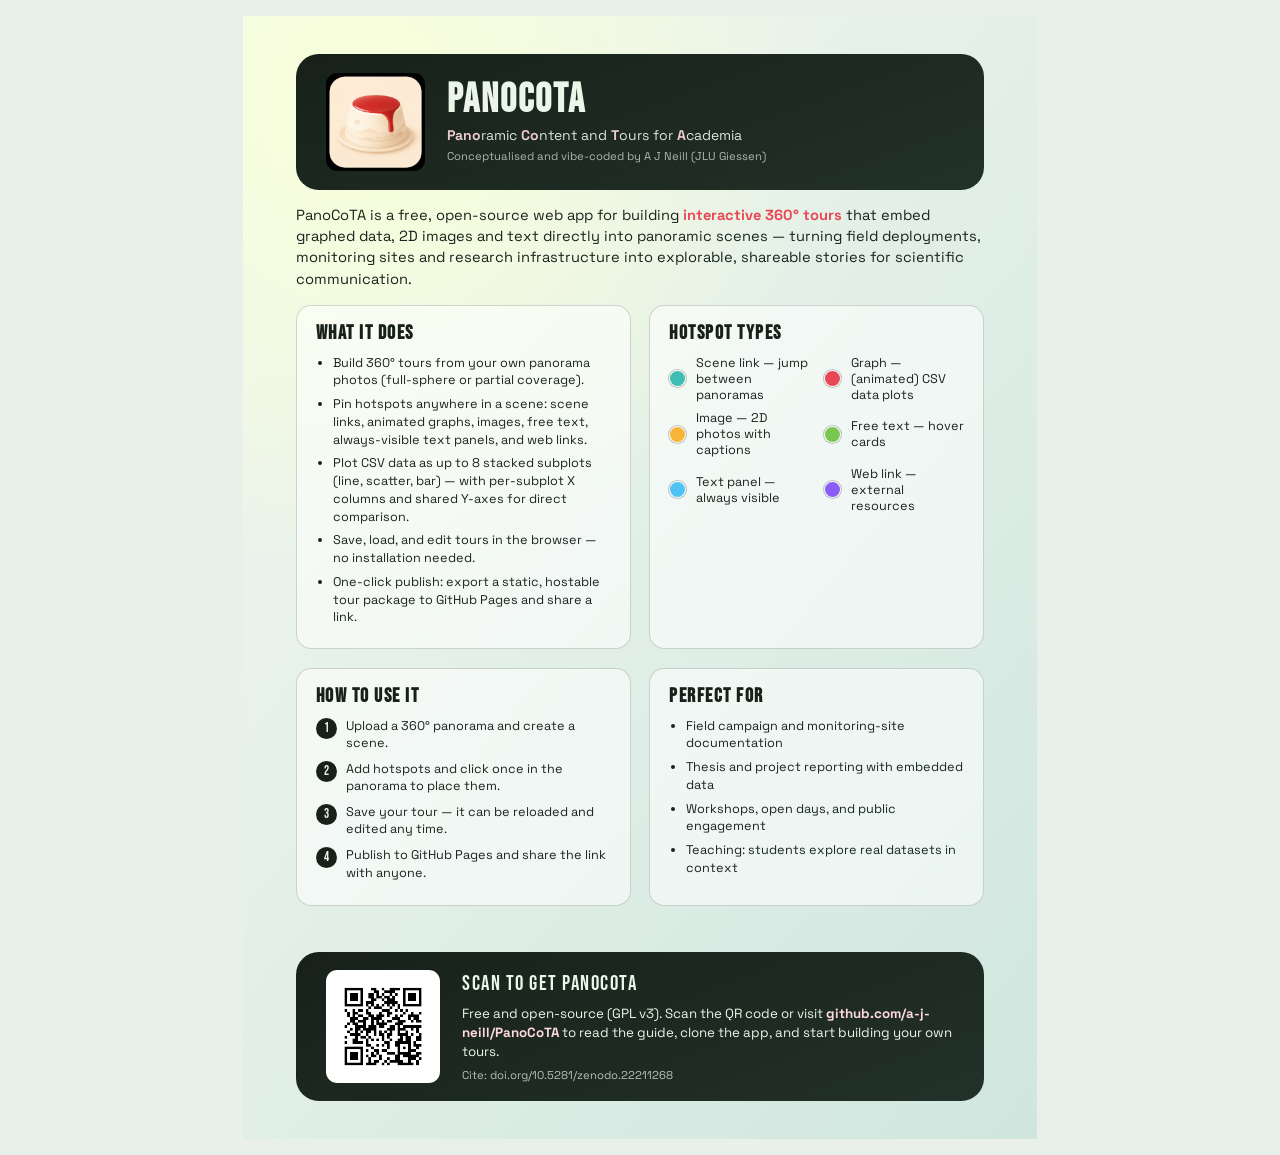
<file: promo/panocota_onepager.html>
<!doctype html>
<html lang="en">
  <head>
    <meta charset="UTF-8" />
    <meta name="viewport" content="width=device-width, initial-scale=1.0" />
    <title>PanoCoTA — One-Pager</title>
    <link
      rel="stylesheet"
      href="https://fonts.googleapis.com/css2?family=Space+Grotesk:wght@400;500;700&family=Bebas+Neue&display=swap"
    />
    <style>
      :root {
        --bg-a: #f4f8ef;
        --bg-b: #cfe6df;
        --panel: #172119;
        --panel-soft: #223129;
        --text: #ebf6e8;
        --accent: #e84855;
        --accent-soft: #ffd9dd;
        --scene: #3fbdb5;
        --image: #f7b538;
        --textgreen: #7ac74f;
        --link: #8b5cf6;
        --panelblue: #4fc3f7;
      }

      * {
        box-sizing: border-box;
      }

      html,
      body {
        margin: 0;
        padding: 0;
      }

      body {
        font-family: "Space Grotesk", sans-serif;
        color: #18241e;
        background: #e9efe9;
        display: flex;
        justify-content: center;
        padding: 16px;
      }

      /* A4 sheet: 210mm x 297mm */
      .sheet {
        width: 210mm;
        min-height: 297mm;
        background: radial-gradient(circle at 15% 8%, #f8ffd9 0%, transparent 38%),
          linear-gradient(130deg, var(--bg-a), var(--bg-b));
        padding: 10mm 14mm;
        display: flex;
        flex-direction: column;
        gap: 4mm;
        page-break-after: avoid;
      }

      /* ---------- Header ---------- */
      .header {
        display: flex;
        align-items: center;
        gap: 6mm;
        background: linear-gradient(160deg, var(--panel), var(--panel-soft));
        border-radius: 6mm;
        padding: 5mm 8mm;
        color: var(--text);
      }

      .header img.logo {
        width: 26mm;
        height: auto;
        border-radius: 3mm;
        flex: 0 0 auto;
      }

      .header h1 {
        font-family: "Bebas Neue", sans-serif;
        letter-spacing: 2px;
        font-size: 30pt;
        margin: 0;
        line-height: 1;
      }

      .header .tagline {
        margin: 1.5mm 0 0;
        font-size: 10.5pt;
        opacity: 0.92;
      }

      .header .tagline strong {
        color: var(--accent-soft);
      }

      .header .credit {
        margin: 1.5mm 0 0;
        font-size: 8.5pt;
        opacity: 0.7;
      }

      /* ---------- Intro ---------- */
      .intro {
        font-size: 11pt;
        line-height: 1.45;
        margin: 0;
      }

      .intro strong {
        color: var(--accent);
      }

      /* ---------- Two-column body ---------- */
      .columns {
        display: grid;
        grid-template-columns: 1fr 1fr;
        gap: 5mm;
      }

      .card {
        background: rgba(255, 255, 255, 0.55);
        border: 1px solid rgba(24, 36, 30, 0.18);
        border-radius: 4mm;
        padding: 4mm 5mm;
      }

      .card h2 {
        font-family: "Bebas Neue", sans-serif;
        letter-spacing: 1.5px;
        font-size: 15pt;
        margin: 0 0 2.5mm;
        color: var(--panel);
      }

      .card ul {
        margin: 0;
        padding-left: 4.5mm;
        font-size: 9.5pt;
        line-height: 1.4;
      }

      .card li {
        margin-bottom: 1.6mm;
      }

      /* ---------- Hotspot legend ---------- */
      .legend {
        display: grid;
        grid-template-columns: 1fr 1fr;
        gap: 2mm 4mm;
        margin-top: 2mm;
      }

      .legend-item {
        display: flex;
        align-items: center;
        gap: 2.5mm;
        font-size: 9.5pt;
      }

      .swatch {
        width: 4.5mm;
        height: 4.5mm;
        border-radius: 999px;
        border: 1px solid rgba(255, 255, 255, 0.95);
        box-shadow: 0 0 0 1px rgba(24, 36, 30, 0.25);
        flex: 0 0 auto;
      }

      .swatch--scene { background: var(--scene); }
      .swatch--graph { background: var(--accent); }
      .swatch--image { background: var(--image); }
      .swatch--text { background: var(--textgreen); }
      .swatch--link { background: var(--link); }
      .swatch--panel { background: var(--panelblue); }

      /* ---------- How to use ---------- */
      .steps {
        counter-reset: step;
        list-style: none;
        padding: 0;
        margin: 0;
        font-size: 9.5pt;
        line-height: 1.4;
      }

      .steps li {
        counter-increment: step;
        margin-bottom: 2mm;
        padding-left: 8mm;
        position: relative;
      }

      .steps li::before {
        content: counter(step);
        position: absolute;
        left: 0;
        top: 0;
        width: 5.5mm;
        height: 5.5mm;
        border-radius: 999px;
        background: var(--panel);
        color: var(--text);
        font-family: "Bebas Neue", sans-serif;
        font-size: 10pt;
        display: flex;
        align-items: center;
        justify-content: center;
      }

      /* ---------- Footer: QR + repo ---------- */
      .footer {
        margin-top: auto;
        display: flex;
        align-items: center;
        gap: 6mm;
        background: linear-gradient(160deg, var(--panel), var(--panel-soft));
        border-radius: 6mm;
        padding: 4.5mm 8mm;
        color: var(--text);
      }

      .footer img.qr {
        width: 30mm;
        height: 30mm;
        border-radius: 3mm;
        background: #fff;
        padding: 2mm;
        flex: 0 0 auto;
      }

      .footer .qr-text {
        font-size: 10pt;
        line-height: 1.45;
      }

      .footer .qr-text .big {
        font-family: "Bebas Neue", sans-serif;
        letter-spacing: 1.5px;
        font-size: 16pt;
        display: block;
        margin-bottom: 1mm;
      }

      .footer .qr-text a {
        color: var(--accent-soft);
        text-decoration: none;
        font-weight: 700;
      }

      .footer .qr-text .doi {
        display: block;
        margin-top: 1.5mm;
        font-size: 8.5pt;
        opacity: 0.75;
      }

      /* ---------- Print ---------- */
      @page {
        size: A4 portrait;
        margin: 0;
      }

      @media print {
        html,
        body {
          background: none;
          padding: 0;
        }

        .sheet {
          width: 210mm;
          min-height: 297mm;
          padding: 10mm 14mm;
        }

        .card,
        .header,
        .footer {
          -webkit-print-color-adjust: exact;
          print-color-adjust: exact;
        }
      }
    </style>
  </head>
  <body>
    <div class="sheet">
      <header class="header">
        <img class="logo" src="../static/branding/panocota_logo.png" alt="PanoCoTA logo" />
        <div>
          <h1>PanoCoTA</h1>
          <p class="tagline">
            <strong>Pano</strong>ramic <strong>Co</strong>ntent and <strong>T</strong>ours for
            <strong>A</strong>cademia
          </p>
          <p class="credit">Conceptualised and vibe-coded by A J Neill (JLU Giessen)</p>
        </div>
      </header>

      <p class="intro">
        PanoCoTA is a free, open-source web app for building <strong>interactive 360° tours</strong>
        that embed graphed data, 2D images and text directly into panoramic scenes — turning
        field deployments, monitoring sites and research infrastructure into explorable,
        shareable stories for scientific communication.
      </p>

      <div class="columns">
        <div class="card">
          <h2>What it does</h2>
          <ul>
            <li>Build 360° tours from your own panorama photos (full-sphere or partial coverage).</li>
            <li>Pin hotspots anywhere in a scene: scene links, animated graphs, images, free text, always-visible text panels, and web links.</li>
            <li>Plot CSV data as up to 8 stacked subplots (line, scatter, bar) — with per-subplot X columns and shared Y-axes for direct comparison.</li>
            <li>Save, load, and edit tours in the browser — no installation needed.</li>
            <li>One-click publish: export a static, hostable tour package to GitHub Pages and share a link.</li>
          </ul>
        </div>

        <div class="card">
          <h2>Hotspot types</h2>
          <div class="legend">
            <div class="legend-item"><span class="swatch swatch--scene"></span> Scene link — jump between panoramas</div>
            <div class="legend-item"><span class="swatch swatch--graph"></span> Graph — (animated) CSV data plots</div>
            <div class="legend-item"><span class="swatch swatch--image"></span> Image — 2D photos with captions</div>
            <div class="legend-item"><span class="swatch swatch--text"></span> Free text — hover cards</div>
            <div class="legend-item"><span class="swatch swatch--panel"></span> Text panel — always visible</div>
            <div class="legend-item"><span class="swatch swatch--link"></span> Web link — external resources</div>
          </div>
        </div>

        <div class="card">
          <h2>How to use it</h2>
          <ol class="steps">
            <li>Upload a 360° panorama and create a scene.</li>
            <li>Add hotspots and click once in the panorama to place them.</li>
            <li>Save your tour — it can be reloaded and edited any time.</li>
            <li>Publish to GitHub Pages and share the link with anyone.</li>
          </ol>
        </div>

        <div class="card">
          <h2>Perfect for</h2>
          <ul>
            <li>Field campaign and monitoring-site documentation</li>
            <li>Thesis and project reporting with embedded data</li>
            <li>Workshops, open days, and public engagement</li>
            <li>Teaching: students explore real datasets in context</li>
          </ul>
        </div>
      </div>

      <footer class="footer">
        <img class="qr" src="panocota_qr.png" alt="QR code linking to the PanoCoTA GitHub repository" />
        <div class="qr-text">
          <span class="big">Scan to get PanoCoTA</span>
          Free and open-source (GPL v3). Scan the QR code or visit
          <a href="https://github.com/a-j-neill/PanoCoTA">github.com/a-j-neill/PanoCoTA</a>
          to read the guide, clone the app, and start building your own tours.
          <span class="doi">Cite: doi.org/10.5281/zenodo.22211268</span>
        </div>
      </footer>
    </div>
  </body>
</html>
</file>
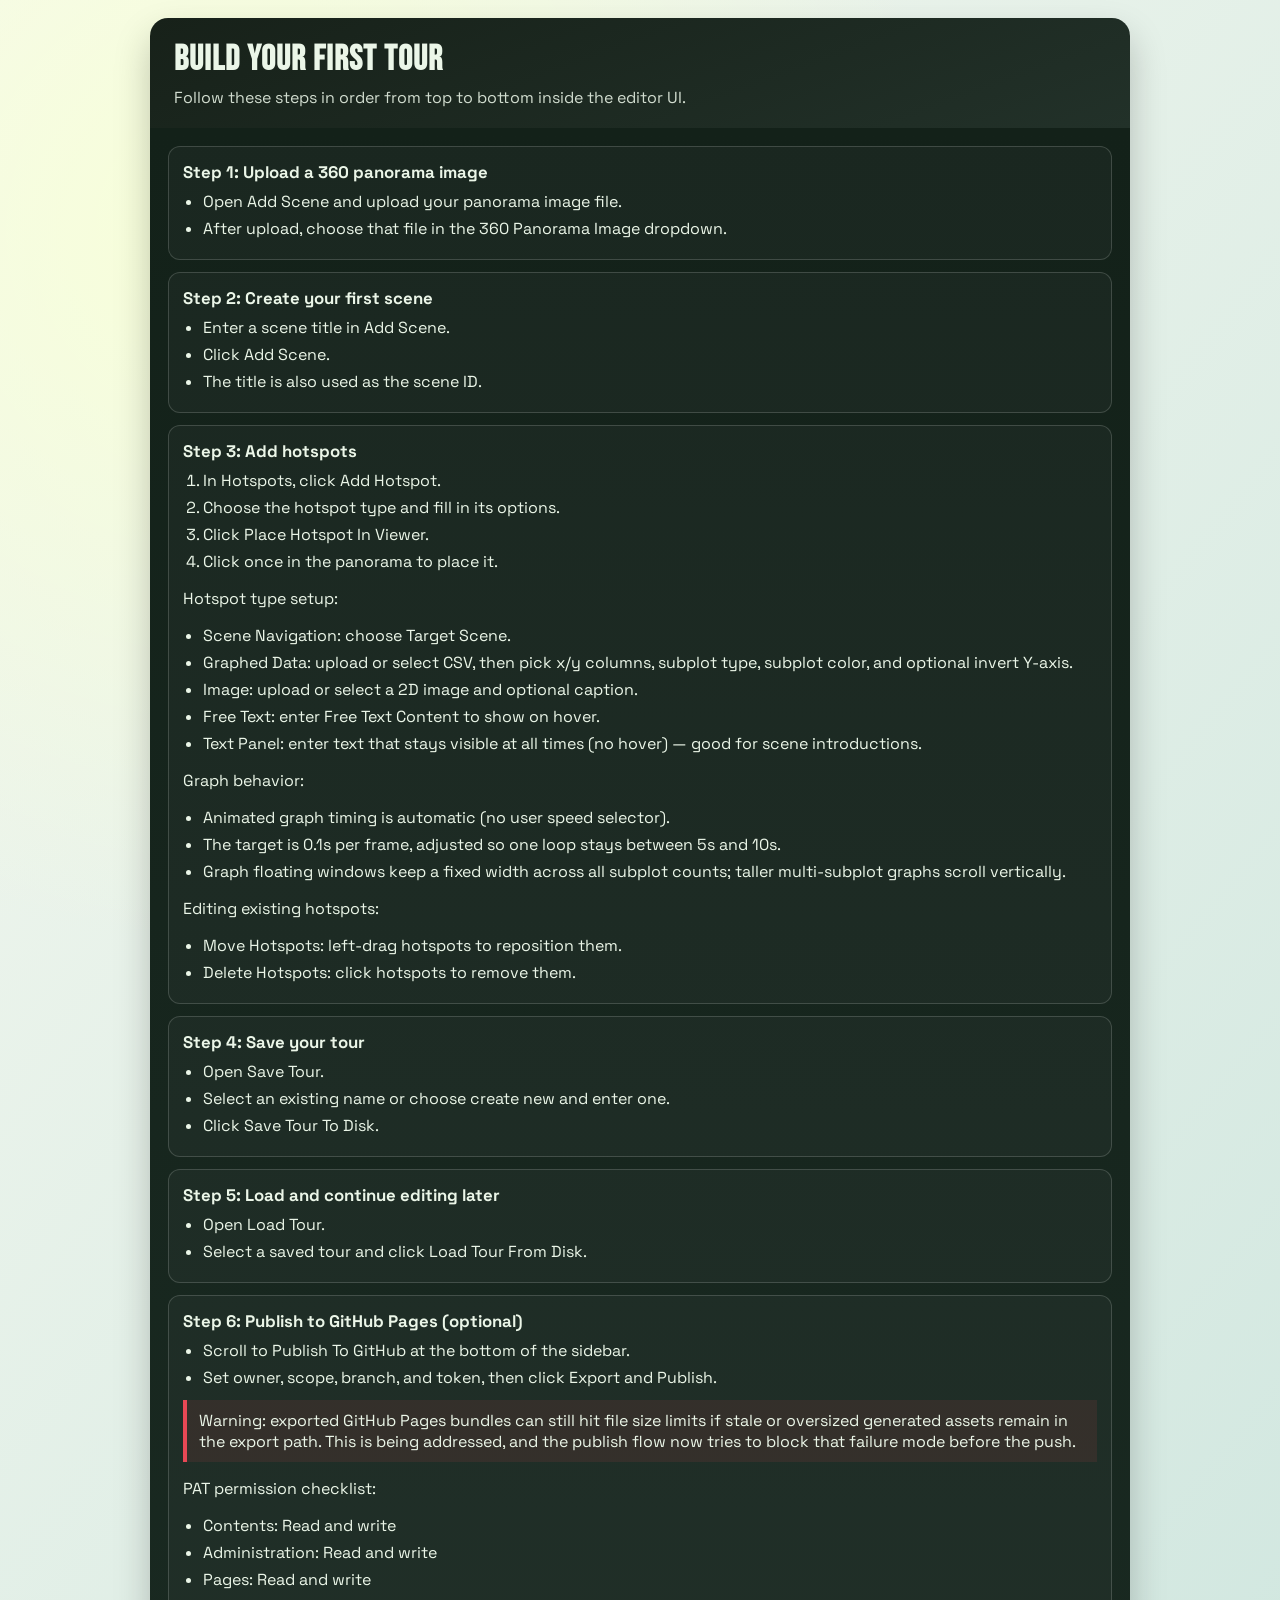
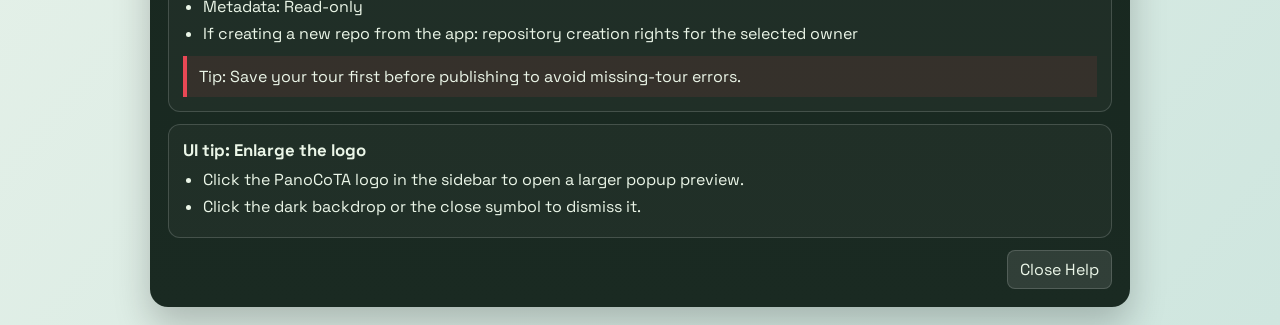
<file: templates/help_new_tour.html>
<!doctype html>
<html lang="en">
  <head>
    <meta charset="UTF-8" />
    <meta name="viewport" content="width=device-width, initial-scale=1.0" />
    <title>PanoCoTA Tour Help</title>
    <link
      rel="stylesheet"
      href="https://fonts.googleapis.com/css2?family=Space+Grotesk:wght@400;500;700&family=Bebas+Neue&display=swap"
    />
    <style>
      :root {
        --bg-a: #f4f8ef;
        --bg-b: #cfe6df;
        --panel: #172119;
        --panel-soft: #223129;
        --text: #ebf6e8;
        --surface-text: #ebf6e8;
        --accent: #e84855;
        --soft-border: rgba(255, 255, 255, 0.16);
      }

      * {
        box-sizing: border-box;
      }

      body {
        margin: 0;
        min-height: 100vh;
        font-family: "Space Grotesk", sans-serif;
        background: radial-gradient(circle at 18% 12%, #f8ffd9 0%, transparent 36%),
          linear-gradient(130deg, var(--bg-a), var(--bg-b));
        color: var(--text);
        padding: 18px;
      }

      .help-shell {
        max-width: 980px;
        margin: 0 auto;
        border-radius: 18px;
        overflow: hidden;
        box-shadow: 0 18px 36px rgba(0, 0, 0, 0.22);
      }

      .hero {
        padding: 20px 24px;
        background: linear-gradient(160deg, var(--panel), var(--panel-soft));
      }

      .hero h1 {
        margin: 0;
        font-family: "Bebas Neue", sans-serif;
        font-size: 2.2rem;
        letter-spacing: 1px;
      }

      .hero p {
        margin: 6px 0 0;
        opacity: 0.88;
      }

      .content {
        background: linear-gradient(180deg, #132119, #1a2a22);
        padding: 18px;
      }

      .step {
        border: 1px solid var(--soft-border);
        border-radius: 12px;
        padding: 14px;
        margin-bottom: 12px;
        background: rgba(255, 255, 255, 0.03);
      }

      .step h2 {
        margin: 0 0 8px;
        font-size: 1.05rem;
      }

      .step ol,
      .step ul {
        margin: 8px 0 0;
        padding-left: 20px;
      }

      .step li {
        margin-bottom: 6px;
      }

      .quick-tip {
        border-left: 4px solid var(--accent);
        padding: 10px 12px;
        margin-top: 12px;
        background: rgba(232, 72, 85, 0.1);
      }

      .actions {
        display: flex;
        justify-content: flex-end;
        margin-top: 12px;
      }

      .actions button {
        border: 1px solid var(--soft-border);
        border-radius: 8px;
        background: rgba(255, 255, 255, 0.1);
        color: var(--surface-text);
        padding: 8px 12px;
        font: inherit;
        cursor: pointer;
      }

      .actions button:hover {
        background: rgba(255, 255, 255, 0.2);
      }

      @media (max-width: 740px) {
        body {
          padding: 10px;
        }

        .hero {
          padding: 16px;
        }

        .content {
          padding: 12px;
        }
      }
    </style>
  </head>
  <body>
    <div class="help-shell">
      <header class="hero">
        <h1>Build Your First Tour</h1>
        <p>Follow these steps in order from top to bottom inside the editor UI.</p>
      </header>

      <main class="content">
        <section class="step">
          <h2>Step 1: Upload a 360 panorama image</h2>
          <ul>
            <li>Open Add Scene and upload your panorama image file.</li>
            <li>After upload, choose that file in the 360 Panorama Image dropdown.</li>
          </ul>
        </section>

        <section class="step">
          <h2>Step 2: Create your first scene</h2>
          <ul>
            <li>Enter a scene title in Add Scene.</li>
            <li>Click Add Scene.</li>
            <li>The title is also used as the scene ID.</li>
          </ul>
        </section>

        <section class="step">
          <h2>Step 3: Add hotspots</h2>
          <ol>
            <li>In Hotspots, click Add Hotspot.</li>
            <li>Choose the hotspot type and fill in its options.</li>
            <li>Click Place Hotspot In Viewer.</li>
            <li>Click once in the panorama to place it.</li>
          </ol>
          <p>Hotspot type setup:</p>
          <ul>
            <li>Scene Navigation: choose Target Scene.</li>
            <li>Graphed Data: upload or select CSV, then pick x/y columns, subplot type, subplot color, and optional invert Y-axis.</li>
            <li>Image: upload or select a 2D image and optional caption.</li>
            <li>Free Text: enter Free Text Content to show on hover.</li>
            <li>Text Panel: enter text that stays visible at all times (no hover) — good for scene introductions.</li>
          </ul>
          <p>Graph behavior:</p>
          <ul>
            <li>Animated graph timing is automatic (no user speed selector).</li>
            <li>The target is 0.1s per frame, adjusted so one loop stays between 5s and 10s.</li>
            <li>Graph floating windows keep a fixed width across all subplot counts; taller multi-subplot graphs scroll vertically.</li>
          </ul>
          <p>Editing existing hotspots:</p>
          <ul>
            <li>Move Hotspots: left-drag hotspots to reposition them.</li>
            <li>Delete Hotspots: click hotspots to remove them.</li>
          </ul>
        </section>

        <section class="step">
          <h2>Step 4: Save your tour</h2>
          <ul>
            <li>Open Save Tour.</li>
            <li>Select an existing name or choose create new and enter one.</li>
            <li>Click Save Tour To Disk.</li>
          </ul>
        </section>

        <section class="step">
          <h2>Step 5: Load and continue editing later</h2>
          <ul>
            <li>Open Load Tour.</li>
            <li>Select a saved tour and click Load Tour From Disk.</li>
          </ul>
        </section>

        <section class="step">
          <h2>Step 6: Publish to GitHub Pages (optional)</h2>
          <ul>
            <li>Scroll to Publish To GitHub at the bottom of the sidebar.</li>
            <li>Set owner, scope, branch, and token, then click Export and Publish.</li>
          </ul>
          <div class="quick-tip">Warning: exported GitHub Pages bundles can still hit file size limits if stale or oversized generated assets remain in the export path. This is being addressed, and the publish flow now tries to block that failure mode before the push.</div>
          <p>PAT permission checklist:</p>
          <ul>
            <li>Contents: Read and write</li>
            <li>Administration: Read and write</li>
            <li>Pages: Read and write</li>
            <li>Metadata: Read-only</li>
            <li>If creating a new repo from the app: repository creation rights for the selected owner</li>
          </ul>
          <div class="quick-tip">Tip: Save your tour first before publishing to avoid missing-tour errors.</div>
        </section>

        <section class="step">
          <h2>UI tip: Enlarge the logo</h2>
          <ul>
            <li>Click the PanoCoTA logo in the sidebar to open a larger popup preview.</li>
            <li>Click the dark backdrop or the close symbol to dismiss it.</li>
          </ul>
        </section>

        <div class="actions">
          <button type="button" onclick="window.close()">Close Help</button>
        </div>
      </main>
    </div>
  </body>
</html>
</file>
